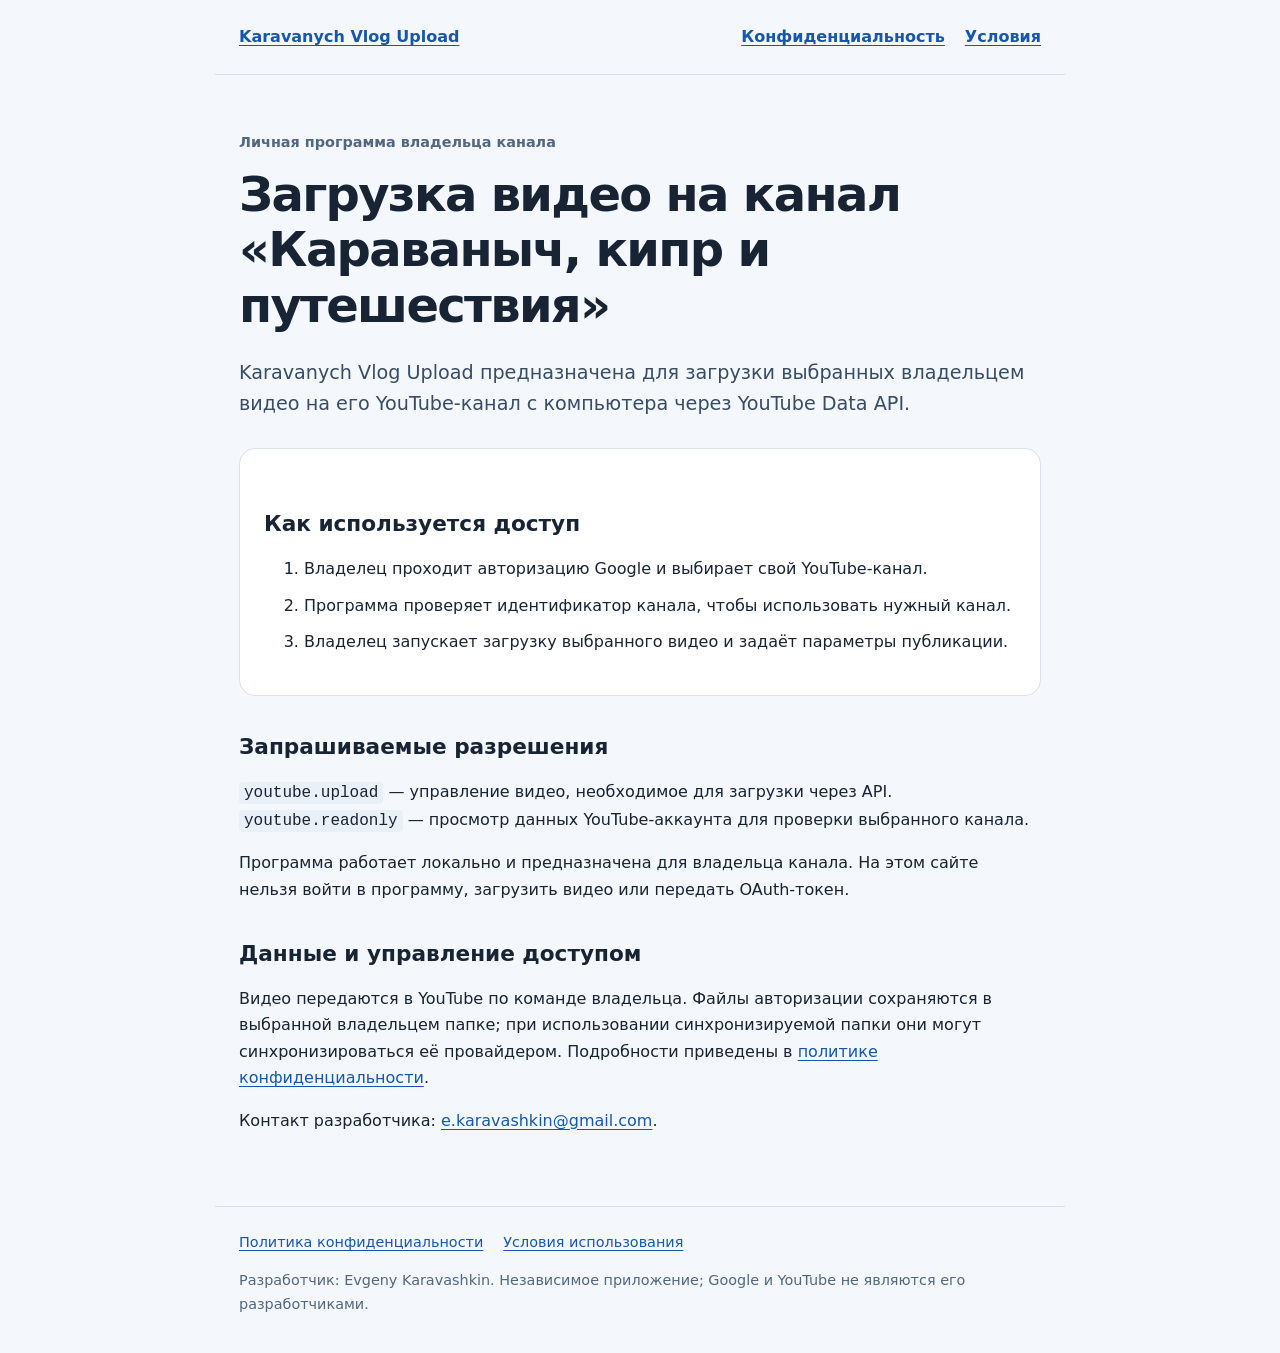
<file: index.html>
<!doctype html><html lang="ru"><head><meta charset="utf-8"><meta name="viewport" content="width=device-width,initial-scale=1"><title>Karavanych Vlog Upload — программа загрузки видео</title><meta name="description" content="Личная локальная программа владельца канала «Караваныч, кипр и путешествия» для загрузки видео через YouTube Data API."><link rel="stylesheet" href="style.css"><meta name="google-site-verification" content="e7vv-RGCsg1afrAzb68HLwGHNRqR-utWuNtYtV9j7Dw"></head><body>
<header><a href="./">Karavanych Vlog Upload</a><nav aria-label="Документы"><a href="privacy/">Конфиденциальность</a><a href="terms/">Условия</a></nav></header>
<main><p class="label">Личная программа владельца канала</p><h1>Загрузка видео на канал «Караваныч, кипр и путешествия»</h1><p class="intro">Karavanych Vlog Upload предназначена для загрузки выбранных владельцем видео на его YouTube-канал с компьютера через YouTube Data API.</p>
<section class="card"><h2>Как используется доступ</h2><ol><li>Владелец проходит авторизацию Google и выбирает свой YouTube-канал.</li><li>Программа проверяет идентификатор канала, чтобы использовать нужный канал.</li><li>Владелец запускает загрузку выбранного видео и задаёт параметры публикации.</li></ol></section>
<h2>Запрашиваемые разрешения</h2><p><code>youtube.upload</code> — управление видео, необходимое для загрузки через API. <code>youtube.readonly</code> — просмотр данных YouTube-аккаунта для проверки выбранного канала.</p><p>Программа работает локально и предназначена для владельца канала. На этом сайте нельзя войти в программу, загрузить видео или передать OAuth-токен.</p>
<h2>Данные и управление доступом</h2><p>Видео передаются в YouTube по команде владельца. Файлы авторизации сохраняются в выбранной владельцем папке; при использовании синхронизируемой папки они могут синхронизироваться её провайдером. Подробности приведены в <a href="privacy/">политике конфиденциальности</a>.</p><p>Контакт разработчика: <a href="mailto:e.karavashkin@gmail.com">e.karavashkin@gmail.com</a>.</p></main>
<footer><nav><a href="privacy/">Политика конфиденциальности</a><a href="terms/">Условия использования</a></nav><p>Разработчик: Evgeny Karavashkin. Независимое приложение; Google и YouTube не являются его разработчиками.</p></footer></body></html>
</file>
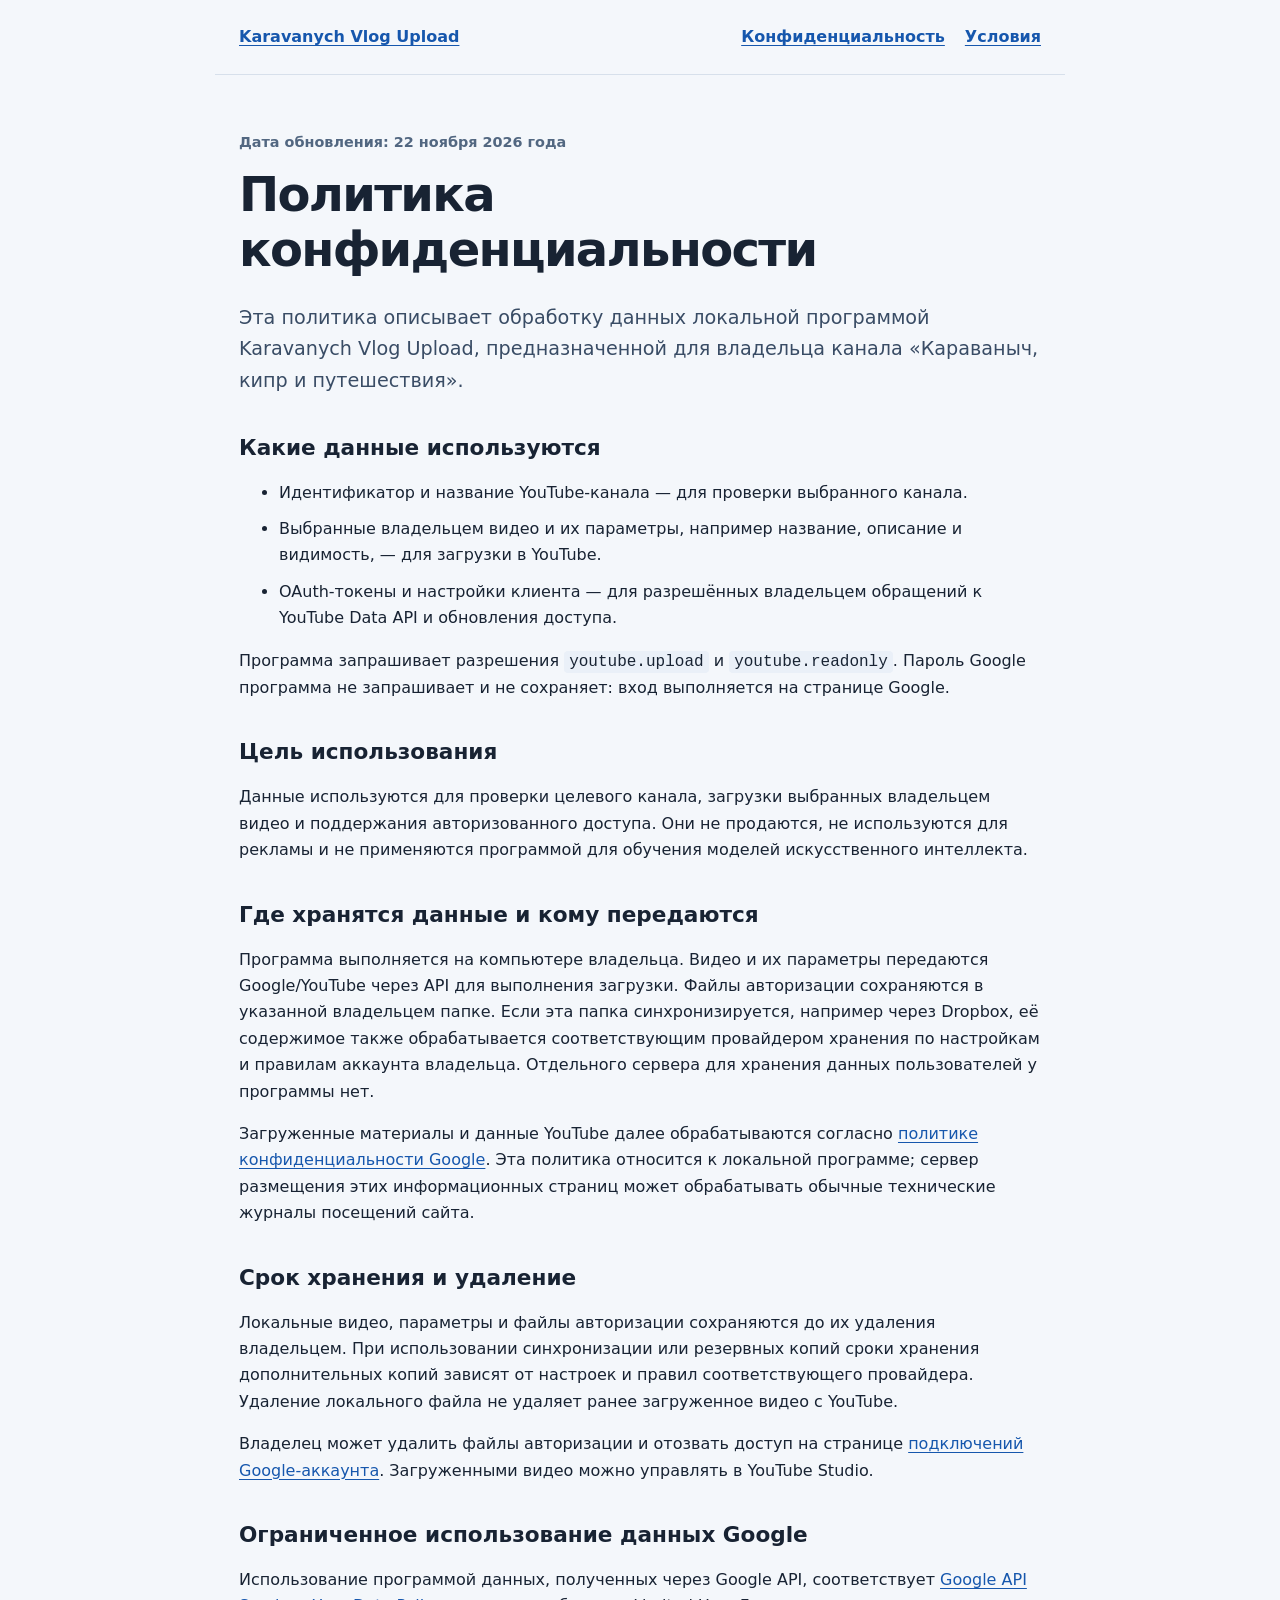
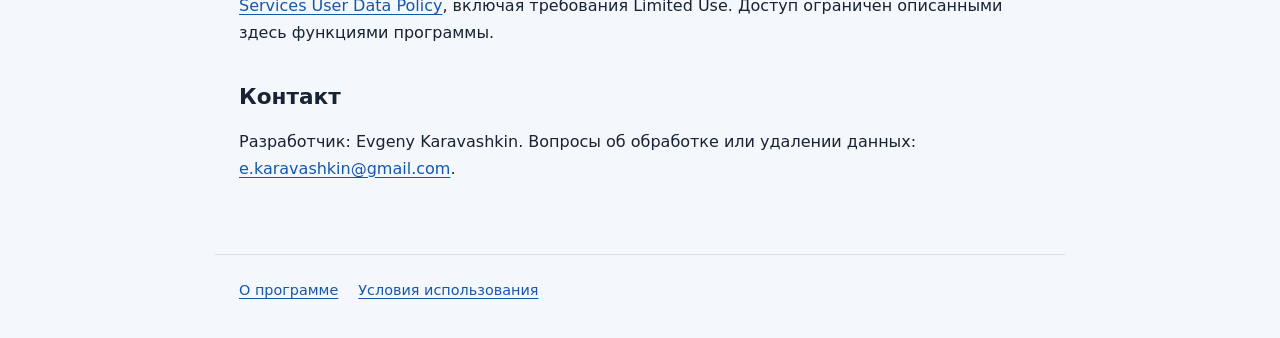
<file: privacy/index.html>
<!doctype html><html lang="ru"><head><meta charset="utf-8"><meta name="viewport" content="width=device-width,initial-scale=1"><title>Конфиденциальность — Karavanych Vlog Upload</title><link rel="stylesheet" href="../style.css"></head><body>
<header><a href="../">Karavanych Vlog Upload</a><nav aria-label="Документы"><a href="./" aria-current="page">Конфиденциальность</a><a href="../terms/">Условия</a></nav></header><main><p class="label">Дата обновления: 22 ноября 2026 года</p><h1>Политика конфиденциальности</h1><p class="intro">Эта политика описывает обработку данных локальной программой Karavanych Vlog Upload, предназначенной для владельца канала «Караваныч, кипр и путешествия».</p>
<h2>Какие данные используются</h2><ul><li>Идентификатор и название YouTube-канала — для проверки выбранного канала.</li><li>Выбранные владельцем видео и их параметры, например название, описание и видимость, — для загрузки в YouTube.</li><li>OAuth-токены и настройки клиента — для разрешённых владельцем обращений к YouTube Data API и обновления доступа.</li></ul><p>Программа запрашивает разрешения <code>youtube.upload</code> и <code>youtube.readonly</code>. Пароль Google программа не запрашивает и не сохраняет: вход выполняется на странице Google.</p>
<h2>Цель использования</h2><p>Данные используются для проверки целевого канала, загрузки выбранных владельцем видео и поддержания авторизованного доступа. Они не продаются, не используются для рекламы и не применяются программой для обучения моделей искусственного интеллекта.</p>
<h2>Где хранятся данные и кому передаются</h2><p>Программа выполняется на компьютере владельца. Видео и их параметры передаются Google/YouTube через API для выполнения загрузки. Файлы авторизации сохраняются в указанной владельцем папке. Если эта папка синхронизируется, например через Dropbox, её содержимое также обрабатывается соответствующим провайдером хранения по настройкам и правилам аккаунта владельца. Отдельного сервера для хранения данных пользователей у программы нет.</p><p>Загруженные материалы и данные YouTube далее обрабатываются согласно <a href="https://policies.google.com/privacy">политике конфиденциальности Google</a>. Эта политика относится к локальной программе; сервер размещения этих информационных страниц может обрабатывать обычные технические журналы посещений сайта.</p>
<h2>Срок хранения и удаление</h2><p>Локальные видео, параметры и файлы авторизации сохраняются до их удаления владельцем. При использовании синхронизации или резервных копий сроки хранения дополнительных копий зависят от настроек и правил соответствующего провайдера. Удаление локального файла не удаляет ранее загруженное видео с YouTube.</p><p>Владелец может удалить файлы авторизации и отозвать доступ на странице <a href="https://myaccount.google.com/connections">подключений Google-аккаунта</a>. Загруженными видео можно управлять в YouTube Studio.</p>
<h2>Ограниченное использование данных Google</h2><p>Использование программой данных, полученных через Google API, соответствует <a href="https://developers.google.com/terms/api-services-user-data-policy">Google API Services User Data Policy</a>, включая требования Limited Use. Доступ ограничен описанными здесь функциями программы.</p>
<h2>Контакт</h2><p>Разработчик: Evgeny Karavashkin. Вопросы об обработке или удалении данных: <a href="mailto:e.karavashkin@gmail.com">e.karavashkin@gmail.com</a>.</p></main><footer><nav><a href="../">О программе</a><a href="../terms/">Условия использования</a></nav></footer></body></html>
</file>
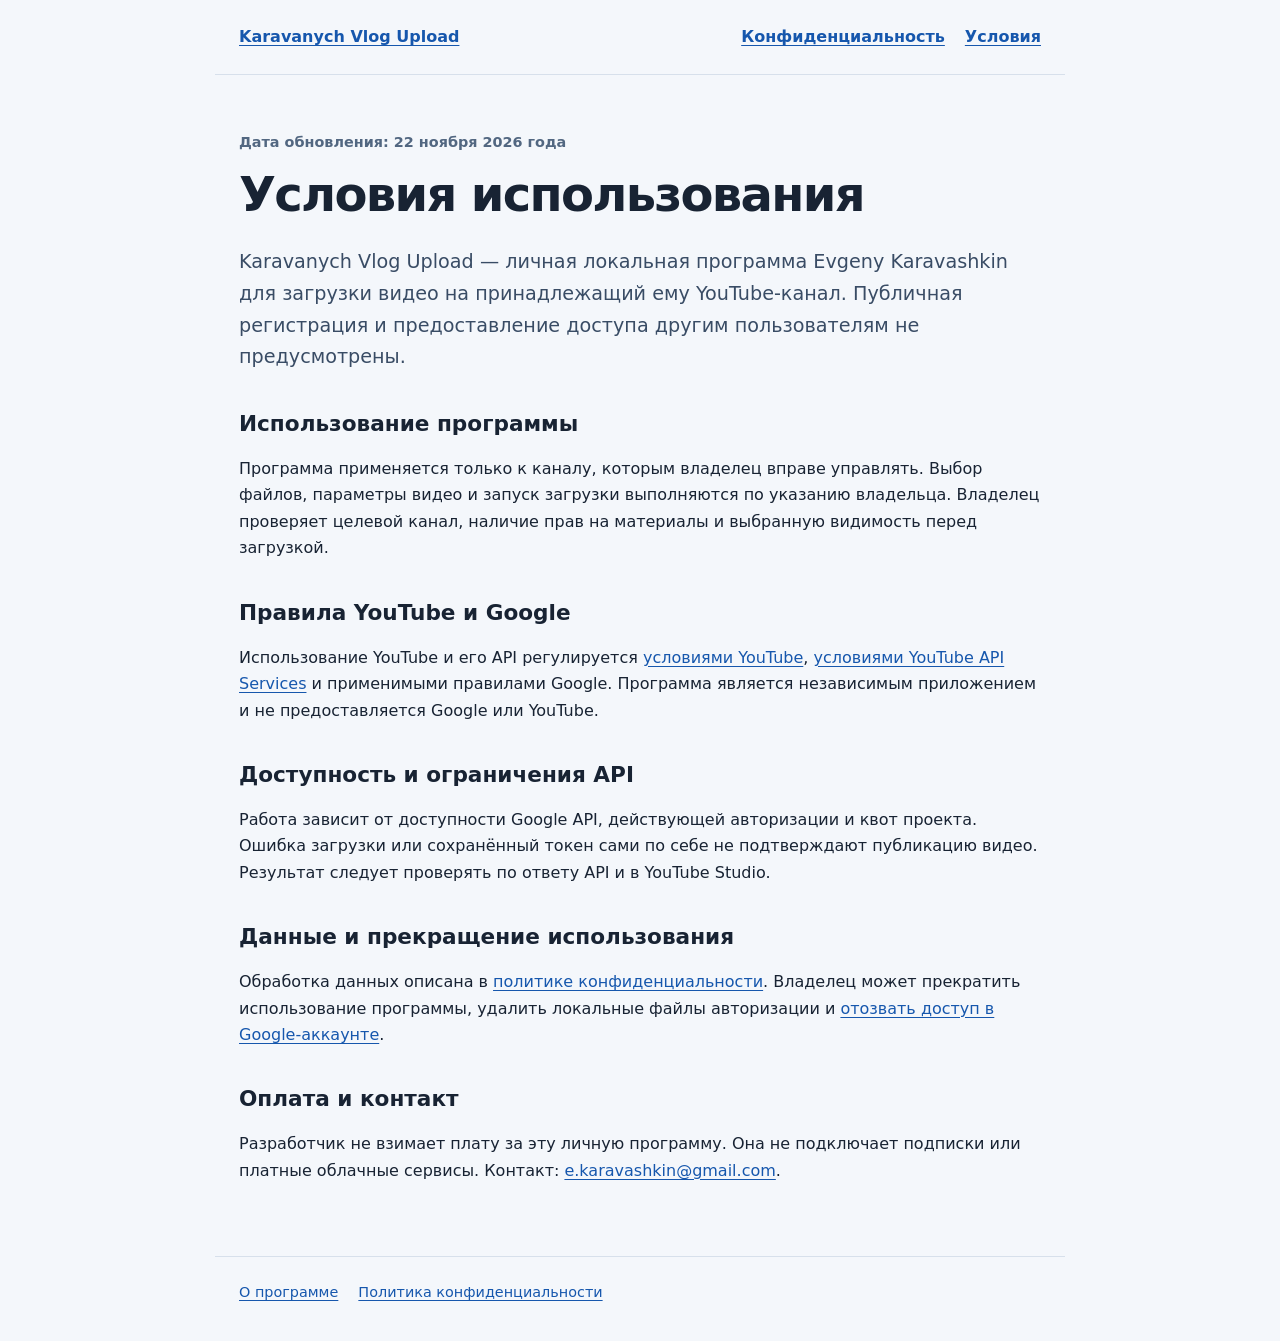
<file: terms/index.html>
<!doctype html><html lang="ru"><head><meta charset="utf-8"><meta name="viewport" content="width=device-width,initial-scale=1"><title>Условия — Karavanych Vlog Upload</title><link rel="stylesheet" href="../style.css"></head><body>
<header><a href="../">Karavanych Vlog Upload</a><nav aria-label="Документы"><a href="../privacy/">Конфиденциальность</a><a href="./" aria-current="page">Условия</a></nav></header><main><p class="label">Дата обновления: 22 ноября 2026 года</p><h1>Условия использования</h1><p class="intro">Karavanych Vlog Upload — личная локальная программа Evgeny Karavashkin для загрузки видео на принадлежащий ему YouTube-канал. Публичная регистрация и предоставление доступа другим пользователям не предусмотрены.</p>
<h2>Использование программы</h2><p>Программа применяется только к каналу, которым владелец вправе управлять. Выбор файлов, параметры видео и запуск загрузки выполняются по указанию владельца. Владелец проверяет целевой канал, наличие прав на материалы и выбранную видимость перед загрузкой.</p>
<h2>Правила YouTube и Google</h2><p>Использование YouTube и его API регулируется <a href="https://www.youtube.com/t/terms">условиями YouTube</a>, <a href="https://developers.google.com/youtube/terms/api-services-terms-of-service">условиями YouTube API Services</a> и применимыми правилами Google. Программа является независимым приложением и не предоставляется Google или YouTube.</p>
<h2>Доступность и ограничения API</h2><p>Работа зависит от доступности Google API, действующей авторизации и квот проекта. Ошибка загрузки или сохранённый токен сами по себе не подтверждают публикацию видео. Результат следует проверять по ответу API и в YouTube Studio.</p>
<h2>Данные и прекращение использования</h2><p>Обработка данных описана в <a href="../privacy/">политике конфиденциальности</a>. Владелец может прекратить использование программы, удалить локальные файлы авторизации и <a href="https://myaccount.google.com/connections">отозвать доступ в Google-аккаунте</a>.</p>
<h2>Оплата и контакт</h2><p>Разработчик не взимает плату за эту личную программу. Она не подключает подписки или платные облачные сервисы. Контакт: <a href="mailto:e.karavashkin@gmail.com">e.karavashkin@gmail.com</a>.</p></main><footer><nav><a href="../">О программе</a><a href="../privacy/">Политика конфиденциальности</a></nav></footer></body></html>
</file>
<file: style.css>
:root{color-scheme:light;font-family:system-ui,-apple-system,BlinkMacSystemFont,"Segoe UI",sans-serif;color:#182333;background:#f4f7fb;font-size:16px;line-height:1.65}*{box-sizing:border-box}body{margin:0}header,main,footer{max-width:850px;margin:auto;padding:24px}header{display:flex;justify-content:space-between;gap:20px;align-items:center;border-bottom:1px solid #d7e0eb}header a{font-weight:650}nav{display:flex;gap:20px;flex-wrap:wrap}a{color:#1657ad;text-underline-offset:3px}main{padding-top:56px;padding-bottom:56px}h1{font-size:clamp(2rem,5vw,3rem);line-height:1.15;letter-spacing:-.035em;margin:0 0 24px}h2{font-size:1.35rem;line-height:1.35;margin-top:36px}.intro{font-size:1.2rem;color:#394c65}.card{background:white;border:1px solid #d7e0eb;border-radius:16px;padding:24px;margin:28px 0}.label{font-weight:650;color:#526781;margin:0 0 12px;font-size:.9rem}code{overflow-wrap:anywhere;background:#eaf0f8;padding:2px 5px;border-radius:4px}li{margin:10px 0}footer{border-top:1px solid #d7e0eb;color:#526781;font-size:.9rem}footer nav{margin-bottom:12px}@media(max-width:600px){header{align-items:flex-start;flex-direction:column}header,main,footer{padding-left:20px;padding-right:20px}main{padding-top:36px}}
</file>
